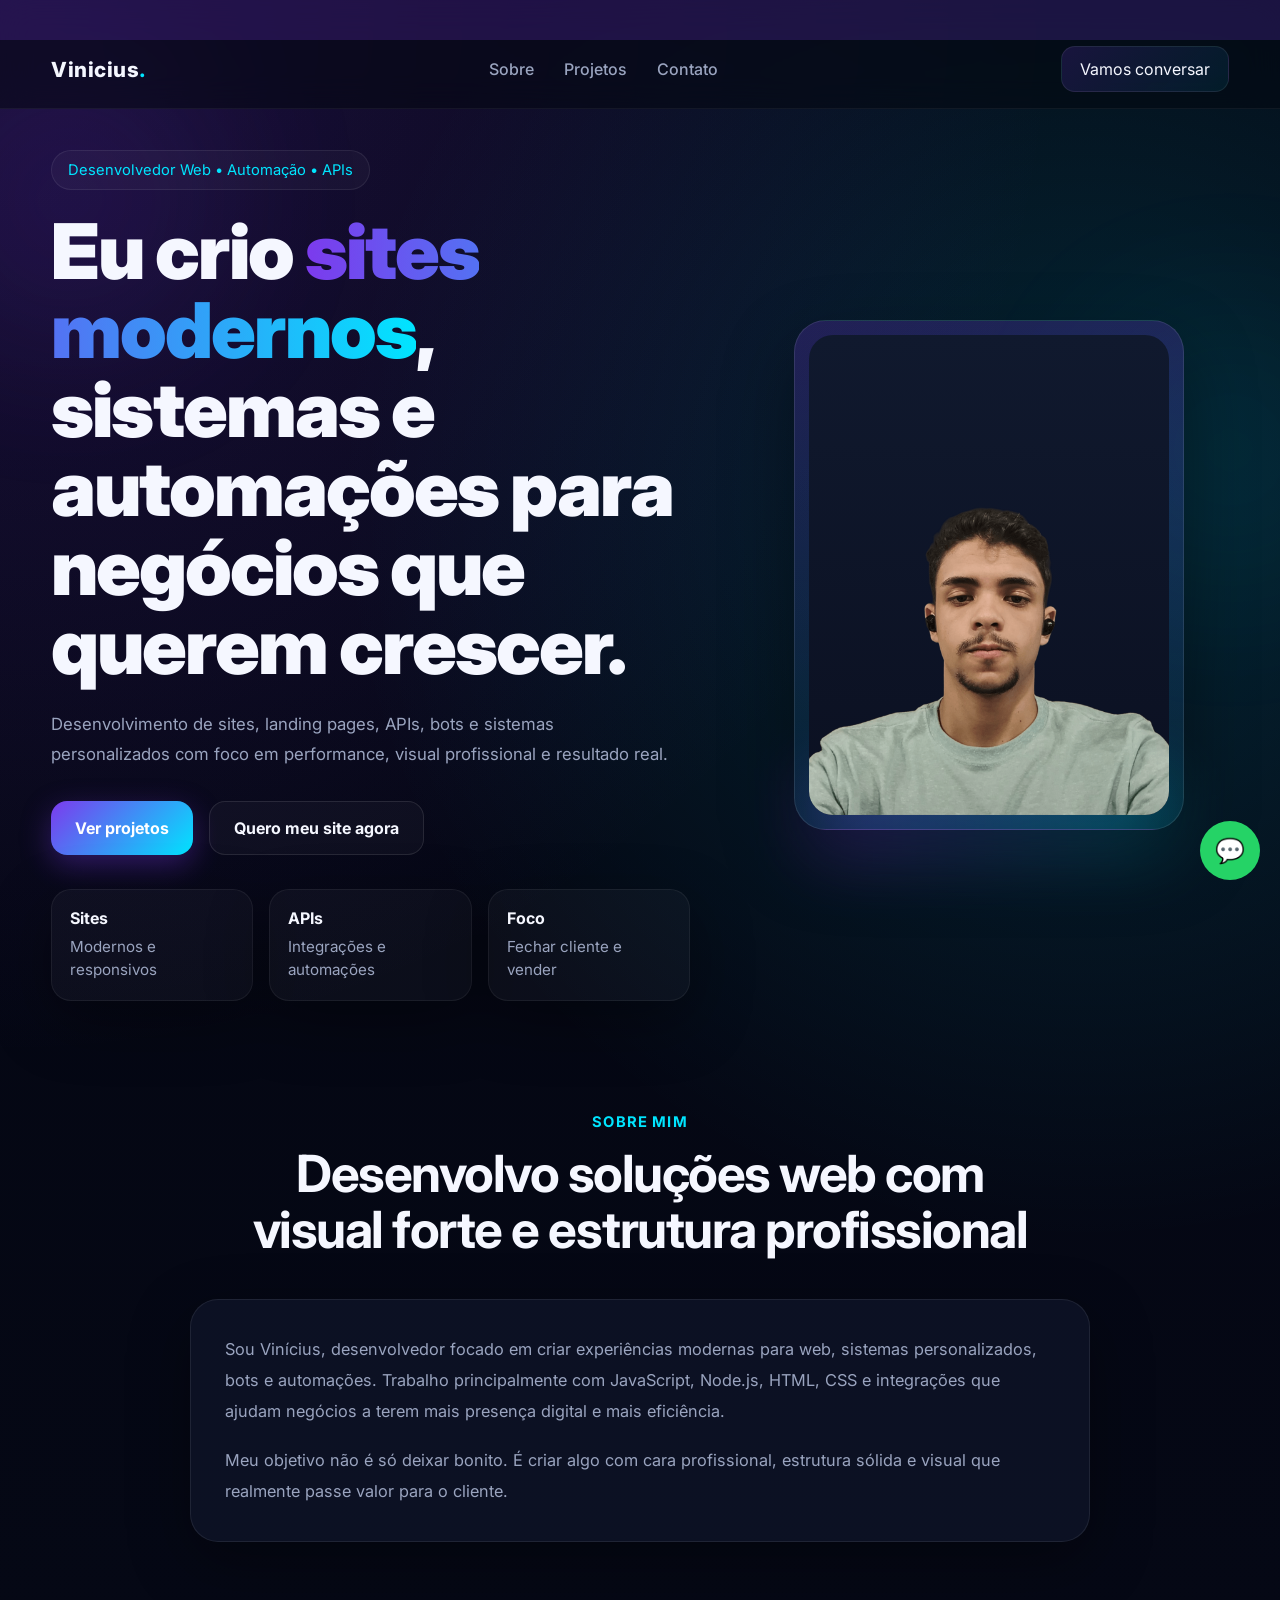
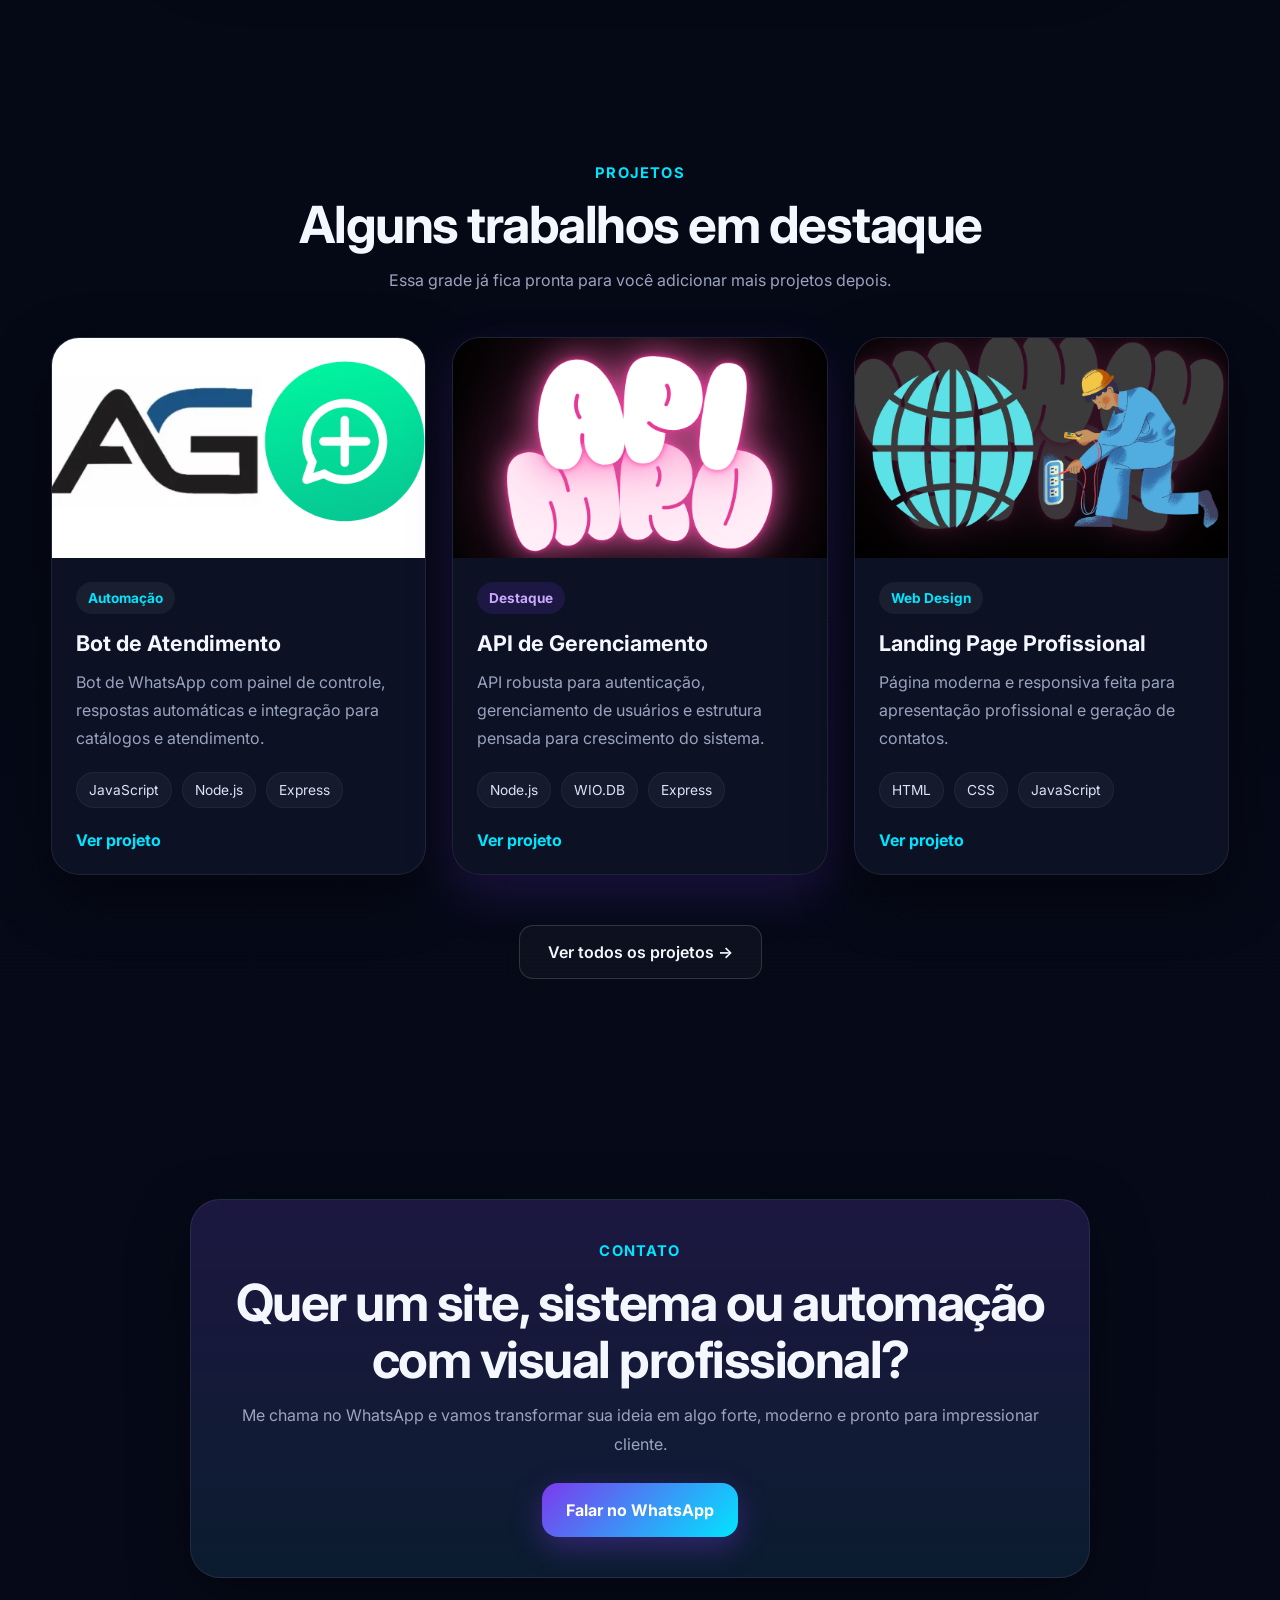
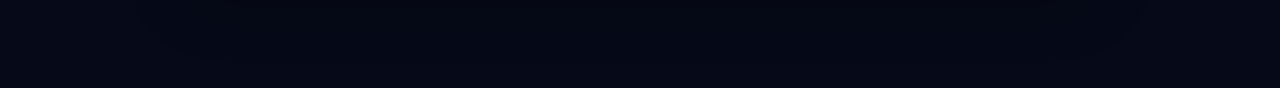
<file: index.html>
<!DOCTYPE html>
<html lang="pt-br">
<head>
  <meta charset="UTF-8">
  <meta name="viewport" content="width=device-width, initial-scale=1.0">
  <title>Vinícius | Desenvolvedor Web</title>
  <link rel="stylesheet" href="styles/style.css">
  <link rel="preconnect" href="https://fonts.googleapis.com">
  <link rel="preconnect" href="https://fonts.gstatic.com" crossorigin>
  <link href="https://fonts.googleapis.com/css2?family=Inter:wght@300;400;500;600;700;800;900&display=swap" rel="stylesheet">
  <!-- Google tag (gtag.js) -->
<script async src="https://www.googletagmanager.com/gtag/js?id=AW-17722528217">
</script>
<script>
  window.dataLayer = window.dataLayer || [];
  function gtag(){dataLayer.push(arguments);}
  gtag('js', new Date());

  gtag('config', 'AW-17722528217');
</script>
</head>
<body>

  <div class="bg-blur blur-1"></div>
  <div class="bg-blur blur-2"></div>

  <header class="header">
    <nav class="nav container">
      <a href="#home" class="logo">Vinicius<span>.</span></a>

      <div class="nav-links">
        <a href="#sobre">Sobre</a>
        <a href="#projetos">Projetos</a>
        <a href="#contato">Contato</a>
      </div>

      <a 
        href="https://wa.me/5521995294926?text=Olá%20Vinícius%2C%20vim%20pelo%20seu%20portfólio."
        target="_blank"
        class="nav-cta"
      >
        Vamos conversar
      </a>
    </nav>
  </header>

  <a href="https://wa.me/5521995294926" class="whatsapp-float" target="_blank">
  💬
</a>

<div class="promo-bar">
  <div class="promo-track">
    ⚠️ Promoção: Criação de site a partir de R$ 400 – Vagas limitadas essa semana • 
    ⚠️ Promoção: Criação de site a partir de R$ 400 – Vagas limitadas essa semana • 
    ⚠️ Promoção: Criação de site a partir de R$ 400 – Vagas limitadas essa semana •
  </div>
</div>

  <main>
    <section id="home" class="hero">
      <div class="container hero-grid">

        <div class="hero-text reveal">
          <span class="hero-tag">Desenvolvedor Web • Automação • APIs</span>

          <h1>
            Eu crio <span>sites modernos</span>,
            sistemas e automações
            para negócios que querem crescer.
          </h1>

          <p class="hero-description">
            Desenvolvimento de sites, landing pages, APIs, bots e sistemas personalizados
            com foco em performance, visual profissional e resultado real.
          </p>

          <div class="hero-buttons">
            <a href="#projetos" class="btn btn-primary">Ver projetos</a>
            <a 
              href="https://wa.me/5521995294926?text=Olá%20Vinícius%2C%20quero%20fazer%20um%20orçamento."
              target="_blank"
              class="btn btn-secondary"
            >
              Quero meu site agora
            </a>
          </div>

          <div class="hero-metrics">
            <div class="metric-card">
              <strong>Sites</strong>
              <span>Modernos e responsivos</span>
            </div>

            <div class="metric-card">
              <strong>APIs</strong>
              <span>Integrações e automações</span>
            </div>

            <div class="metric-card">
              <strong>Foco</strong>
              <span>Fechar cliente e vender</span>
            </div>
          </div>
        </div>

        <div class="hero-image reveal delay-2">
          <div class="photo-frame">
            <div class="photo-glow"></div>
            <img src="imgs/foto.png" alt="Foto de Vinícius">
          </div>
        </div>

      </div>
    </section>

    <section id="sobre" class="about section">
      <div class="container reveal">
        <div class="section-title-wrap">
          <span class="section-label">Sobre mim</span>
          <h2>Desenvolvo soluções web com visual forte e estrutura profissional</h2>
        </div>

        <div class="about-box">
          <p>
            Sou Vinícius, desenvolvedor focado em criar experiências modernas para web,
            sistemas personalizados, bots e automações. Trabalho principalmente com
            JavaScript, Node.js, HTML, CSS e integrações que ajudam negócios a terem
            mais presença digital e mais eficiência.
          </p>

          <p>
            Meu objetivo não é só deixar bonito. É criar algo com cara profissional,
            estrutura sólida e visual que realmente passe valor para o cliente.
          </p>
        </div>
      </div>
    </section>

    <section id="projetos" class="projects section">
      <div class="container">
        <div class="section-title-wrap reveal">
          <span class="section-label">Projetos</span>
          <h2>Alguns trabalhos em destaque</h2>
          <p>Essa grade já fica pronta para você adicionar mais projetos depois.</p>
        </div>

        <div class="projects-grid">
          <article class="project-card reveal">
            <div class="project-image">
              <img src="imgs/project 1.png" alt="Bot de Atendimento">
            </div>

            <div class="project-content">
              <span class="project-badge">Automação</span>
              <h3>Bot de Atendimento</h3>
              <p>
                Bot de WhatsApp com painel de controle, respostas automáticas e integração
                para catálogos e atendimento.
              </p>

              <div class="project-tags">
                <span>JavaScript</span>
                <span>Node.js</span>
                <span>Express</span>
              </div>

              <a href="https://github.com/Vinicios2j/AG-Bot---WhatsApp-Autom-tico-com-Painel-API" target="_blank" class="project-link">
                Ver projeto
              </a>
            </div>
          </article>

          <article class="project-card highlight reveal delay-2">
            <div class="project-image">
              <img src="imgs/projeto2.png" alt="API MRO">
            </div>

            <div class="project-content">
              <span class="project-badge featured">Destaque</span>
              <h3>API de Gerenciamento</h3>
              <p>
                API robusta para autenticação, gerenciamento de usuários e estrutura
                pensada para crescimento do sistema.
              </p>

              <div class="project-tags">
                <span>Node.js</span>
                <span>WIO.DB</span>
                <span>Express</span>
              </div>

              <a href="https://github.com/Vinicios2j/ProjectMRO" target="_blank" class="project-link">
                Ver projeto
              </a>
            </div>
          </article>

          <article class="project-card reveal delay-3">
            <div class="project-image">
              <img src="imgs/projeto3.png" alt="Landing Page">
            </div>

            <div class="project-content">
              <span class="project-badge">Web Design</span>
              <h3>Landing Page Profissional</h3>
              <p>
                Página moderna e responsiva feita para apresentação profissional
                e geração de contatos.
              </p>

              <div class="project-tags">
                <span>HTML</span>
                <span>CSS</span>
                <span>JavaScript</span>
              </div>

              <a href="https://github.com/Vinicios2j/SITE-AG/tree/main" target="_blank" class="project-link">
                Ver projeto
              </a>
            </div>
          </article>
        </div>
      </div>

      <div class="projects-footer reveal">
  <a href="pages/projetos.html" class="btn btn-outline">
    Ver todos os projetos →
  </a>
</div>
    </section>

    <section id="contato" class="contact section">
      <div class="container reveal">
        <div class="contact-box">
          <span class="section-label">Contato</span>
          <h2>Quer um site, sistema ou automação com visual profissional?</h2>
          <p>
            Me chama no WhatsApp e vamos transformar sua ideia em algo forte,
            moderno e pronto para impressionar cliente.
          </p>

          <a 
            href="https://wa.me/5521995294926?text=Olá%20Vinícius%2C%20quero%20falar%20sobre%20um%20projeto."
            target="_blank"
            class="btn btn-primary"
          >
            Falar no WhatsApp
          </a>
        </div>
      </div>
    </section>
  </main>

  <script src="scripts/index.js"></script>
</body>
</html>
</file>
<file: styles/style.css>
:root{
  --bg: #050816;
  --bg-2: #0a1022;
  --card: rgba(16, 22, 42, 0.72);
  --stroke: rgba(255,255,255,0.08);
  --text: #f5f7ff;
  --muted: #9aa4bf;
  --primary: #7c3aed;
  --primary-2: #00e5ff;
  --success: #25D366;
  --shadow: 0 20px 60px rgba(0,0,0,0.35);
}

*{
  margin:0;
  padding:0;
  box-sizing:border-box;
}

html{
  scroll-behavior:smooth;
}

body{
  font-family:'Inter', sans-serif;
  background:
    radial-gradient(circle at top left, rgba(124,58,237,0.20), transparent 30%),
    radial-gradient(circle at 85% 15%, rgba(0,229,255,0.14), transparent 25%),
    linear-gradient(180deg, #040612 0%, #060a18 100%);
  color:var(--text);
  overflow-x:hidden;

  padding-top: 40px;
}

a{
  text-decoration:none;
  color:inherit;
}

img{
  max-width:100%;
  display:block;
}

.container{
  width:min(1180px, 92%);
  margin:0 auto;
}

.section{
  padding:110px 0;
}

.bg-blur{
  position:fixed;
  border-radius:50%;
  filter:blur(100px);
  z-index:-1;
  opacity:.45;
}

.blur-1{
  width:260px;
  height:260px;
  background:rgba(124,58,237,.35);
  top:70px;
  left:-60px;
}

.blur-2{
  width:260px;
  height:260px;
  background:rgba(0,229,255,.18);
  top:320px;
  right:-80px;
}

.header{
  position:fixed;
  top:0;
  left:0;
  width:100%;
  z-index:1000;
  backdrop-filter:blur(16px);
  background:rgba(4,8,18,0.55);
  border-bottom:1px solid rgba(255,255,255,0.05);
}

.nav{
  min-height:78px;
  display:flex;
  align-items:center;
  justify-content:space-between;
  gap:20px;
  margin-top: 30px;
}

.logo{
  font-size:1.3rem;
  font-weight:800;
  letter-spacing:.5px;
}

.logo span{
  color:var(--primary-2);
}

.nav-links{
  display:flex;
  gap:30px;
}

.nav-links a{
  color:var(--muted);
  font-weight:500;
  transition:.3s;
}

.nav-links a:hover{
  color:var(--text);
}

.nav-cta{
  padding:12px 18px;
  border:1px solid rgba(255,255,255,0.08);
  border-radius:14px;
  background:linear-gradient(135deg, rgba(124,58,237,0.18), rgba(0,229,255,0.08));
  transition:.3s;
}

.nav-cta:hover{
  transform:translateY(-2px);
  border-color:rgba(0,229,255,0.35);
}

.hero{
  min-height:100vh;
  display:flex;
  align-items:center;
  padding-top:110px;
}

.hero-grid{
  display:grid;
  grid-template-columns: 1.2fr .9fr;
  align-items:center;
  gap:60px;
}

.hero-tag{
  display:inline-flex;
  padding:10px 16px;
  border-radius:999px;
  border:1px solid rgba(255,255,255,0.08);
  background:rgba(255,255,255,0.03);
  color:var(--primary-2);
  font-size:.92rem;
  margin-bottom:22px;
}

.hero-text h1{
  font-size:clamp(2.5rem, 6vw, 4.8rem);
  line-height:1.03;
  font-weight:900;
  letter-spacing:-2px;
  max-width:700px;
}

.hero-text h1 span{
  background:linear-gradient(90deg, var(--primary), var(--primary-2));
  -webkit-background-clip:text;
  -webkit-text-fill-color:transparent;
  background-clip:text;
}

.hero-description{
  margin-top:22px;
  max-width:620px;
  font-size:1.05rem;
  line-height:1.8;
  color:var(--muted);
}

.hero-buttons{
  display:flex;
  flex-wrap:wrap;
  gap:16px;
  margin-top:32px;
}

.btn{
  display:inline-flex;
  align-items:center;
  justify-content:center;
  min-height:54px;
  padding:0 24px;
  border-radius:16px;
  font-weight:700;
  transition:.3s;
}

.btn-primary{
  background:linear-gradient(135deg, var(--primary), var(--primary-2));
  color:#fff;
  box-shadow:0 10px 30px rgba(124,58,237,0.35);
}

.btn-primary:hover{
  transform:translateY(-3px);
  box-shadow:0 16px 35px rgba(124,58,237,0.45);
}

.btn-secondary{
  border:1px solid rgba(255,255,255,0.10);
  background:rgba(255,255,255,0.03);
  color:var(--text);
}

.btn-secondary:hover{
  transform:translateY(-3px);
  border-color:rgba(0,229,255,0.35);
}

.hero-metrics{
  display:grid;
  grid-template-columns:repeat(3, 1fr);
  gap:16px;
  margin-top:34px;
  max-width:720px;
}

.metric-card{
  padding:18px;
  border-radius:20px;
  background:rgba(255,255,255,0.03);
  border:1px solid rgba(255,255,255,0.06);
  box-shadow:var(--shadow);
}

.metric-card strong{
  display:block;
  font-size:1rem;
  margin-bottom:8px;
}

.metric-card span{
  color:var(--muted);
  font-size:.95rem;
  line-height:1.5;
}

.hero-image{
  display:flex;
  justify-content:center;
}

.photo-frame{
  position:relative;
  width:min(390px, 100%);
  padding:14px;
  border-radius:32px;
  background:linear-gradient(180deg, rgba(124,58,237,.22), rgba(0,229,255,.08));
  border:1px solid rgba(255,255,255,0.10);
  box-shadow:0 30px 70px rgba(0,0,0,0.38);
}

.photo-frame img{
  width:100%;
  border-radius:24px;
  object-fit:cover;
  background:linear-gradient(180deg, #10192e, #0b1021);
}

.photo-glow{
  position:absolute;
  inset:auto 20px -20px 20px;
  height:70px;
  background:linear-gradient(90deg, rgba(124,58,237,.45), rgba(0,229,255,.28));
  filter:blur(35px);
  z-index:-1;
}

.section-title-wrap{
  max-width:820px;
  margin:0 auto 42px;
  text-align:center;
}

.section-label{
  display:inline-block;
  margin-bottom:14px;
  color:var(--primary-2);
  font-size:.92rem;
  font-weight:700;
  letter-spacing:.08em;
  text-transform:uppercase;
}

.section-title-wrap h2,
.contact-box h2{
  font-size:clamp(2rem, 4vw, 3.4rem);
  line-height:1.1;
  letter-spacing:-1.5px;
}

.section-title-wrap p,
.contact-box p{
  margin-top:14px;
  color:var(--muted);
  line-height:1.8;
}

.about-box{
  max-width:900px;
  margin:0 auto;
  padding:34px;
  border-radius:28px;
  background:var(--card);
  border:1px solid var(--stroke);
  box-shadow:var(--shadow);
}

.about-box p{
  color:var(--muted);
  font-size:1.02rem;
  line-height:1.9;
}

.about-box p + p{
  margin-top:18px;
}

.projects-grid{
  display:grid;
  grid-template-columns:repeat(3, 1fr);
  gap:26px;
}

.project-card{
  overflow:hidden;
  border-radius:28px;
  background:var(--card);
  border:1px solid var(--stroke);
  box-shadow:var(--shadow);
  transition:.35s;
}

.project-card:hover{
  transform:translateY(-10px);
  border-color:rgba(0,229,255,0.20);
}

.project-card.highlight{
  box-shadow:0 20px 50px rgba(124,58,237,0.18);
}

.project-image{
  height:220px;
  overflow:hidden;
}

.project-image img{
  width:100%;
  height:100%;
  object-fit:cover;
  transition:.5s;
}

.project-card:hover .project-image img{
  transform:scale(1.06);
}

.project-content{
  padding:24px;
}

.project-badge{
  display:inline-block;
  padding:8px 12px;
  border-radius:999px;
  background:rgba(255,255,255,0.06);
  color:var(--primary-2);
  font-size:.85rem;
  font-weight:700;
  margin-bottom:16px;
}

.project-badge.featured{
  background:rgba(124,58,237,.15);
  color:#c9a8ff;
}

.project-content h3{
  font-size:1.35rem;
  margin-bottom:12px;
}

.project-content p{
  color:var(--muted);
  line-height:1.75;
  margin-bottom:20px;
}

.project-tags{
  display:flex;
  flex-wrap:wrap;
  gap:10px;
  margin-bottom:22px;
}

.project-tags span{
  padding:9px 12px;
  border-radius:999px;
  background:rgba(255,255,255,0.04);
  border:1px solid rgba(255,255,255,0.05);
  color:#dce3f8;
  font-size:.86rem;
}

.project-link{
  display:inline-flex;
  align-items:center;
  gap:8px;
  color:var(--primary-2);
  font-weight:700;
}

.contact-box{
  max-width:900px;
  margin:0 auto;
  padding:40px;
  text-align:center;
  border-radius:30px;
  background:
    linear-gradient(180deg, rgba(124,58,237,0.14), rgba(0,229,255,0.05)),
    var(--card);
  border:1px solid var(--stroke);
  box-shadow:var(--shadow);
}

.contact-box .btn{
  margin-top:24px;
}

.reveal{
  opacity:1;
  transform:translateY(0);
  transition:opacity .8s ease, transform .8s ease;
}

.reveal.active{
  opacity:1;
  transform:translateY(0);
}

.delay-2{
  transition-delay:.15s;
}

.delay-3{
  transition-delay:.3s;
}

@media (max-width: 1024px){
  .hero-grid,
  .projects-grid{
    grid-template-columns:1fr;
  }

  .hero{
    padding-top:130px;
  }

  .hero-image{
    order:-1;
  }

  .photo-frame{
    max-width:320px;
  }
}

@media (max-width: 768px){
  .nav{
    flex-wrap:wrap;
    justify-content:center;
    padding:14px 0;
  }

  .nav-links{
    gap:16px;
    flex-wrap:wrap;
    justify-content:center;
  }

  .hero-metrics{
    grid-template-columns:1fr;
  }

  .section{
    padding:90px 0;
  }

  .about-box,
  .contact-box{
    padding:24px;
  }

  .project-image{
    height:200px;
  }
}

@media (max-width: 540px){
  .hero-text h1{
    letter-spacing:-1px;
  }

  .btn{
    width:100%;
  }
}

.projects-footer{
  margin-top:50px;
  display:flex;
  justify-content:center;
}

.btn-outline{
  padding:14px 28px;
  border-radius:14px;
  border:1px solid rgba(255,255,255,0.15);
  color:var(--text);
  background:rgba(255,255,255,0.03);
  font-weight:600;
  transition:0.3s;
}

.btn-outline:hover{
  transform:translateY(-3px);
  border-color:var(--primary-2);
  color:var(--primary-2);
  box-shadow:0 0 25px rgba(0,229,255,0.2);
}

.btn-back{
  position:fixed;
  top:20px;
  left:20px;
  padding:12px 18px;
  border-radius:12px;
  background:rgba(255,255,255,0.05);
  border:1px solid rgba(255,255,255,0.1);
  color:var(--text);
  font-weight:600;
  text-decoration:none;
  backdrop-filter:blur(10px);
  transition:0.3s;
  z-index:999;
}

.btn-back:hover{
  transform:translateY(-3px);
  border-color:var(--primary-2);
  color:var(--primary-2);
  box-shadow:0 0 20px rgba(0,229,255,0.2);
}

.whatsapp-float {
  position: fixed;
  bottom: 20px;
  right: 20px;
  background: #25D366;
  color: white;
  font-size: 24px;
  padding: 15px;
  border-radius: 50%;
  text-decoration: none;
  z-index: 999;
}

.promo-bar {
  position: fixed;
  top: 0;
  left: 0;
  width: 100%;
  background: rgba(124,58,237,0.20);
  color: #fff;
  overflow: hidden;
  z-index: 9999;
  height: 40px;
  display: flex;
  align-items: center;
  font-weight: 600;
}

.promo-track {
  display: inline-block;
  white-space: nowrap;
  animation: scrollPromo 15s linear infinite;
  padding-left: 100%;
}

@keyframes scrollPromo {
  0% {
    transform: translateX(0%);
  }
  100% {
    transform: translateX(-100%);
  }
}
</file>
